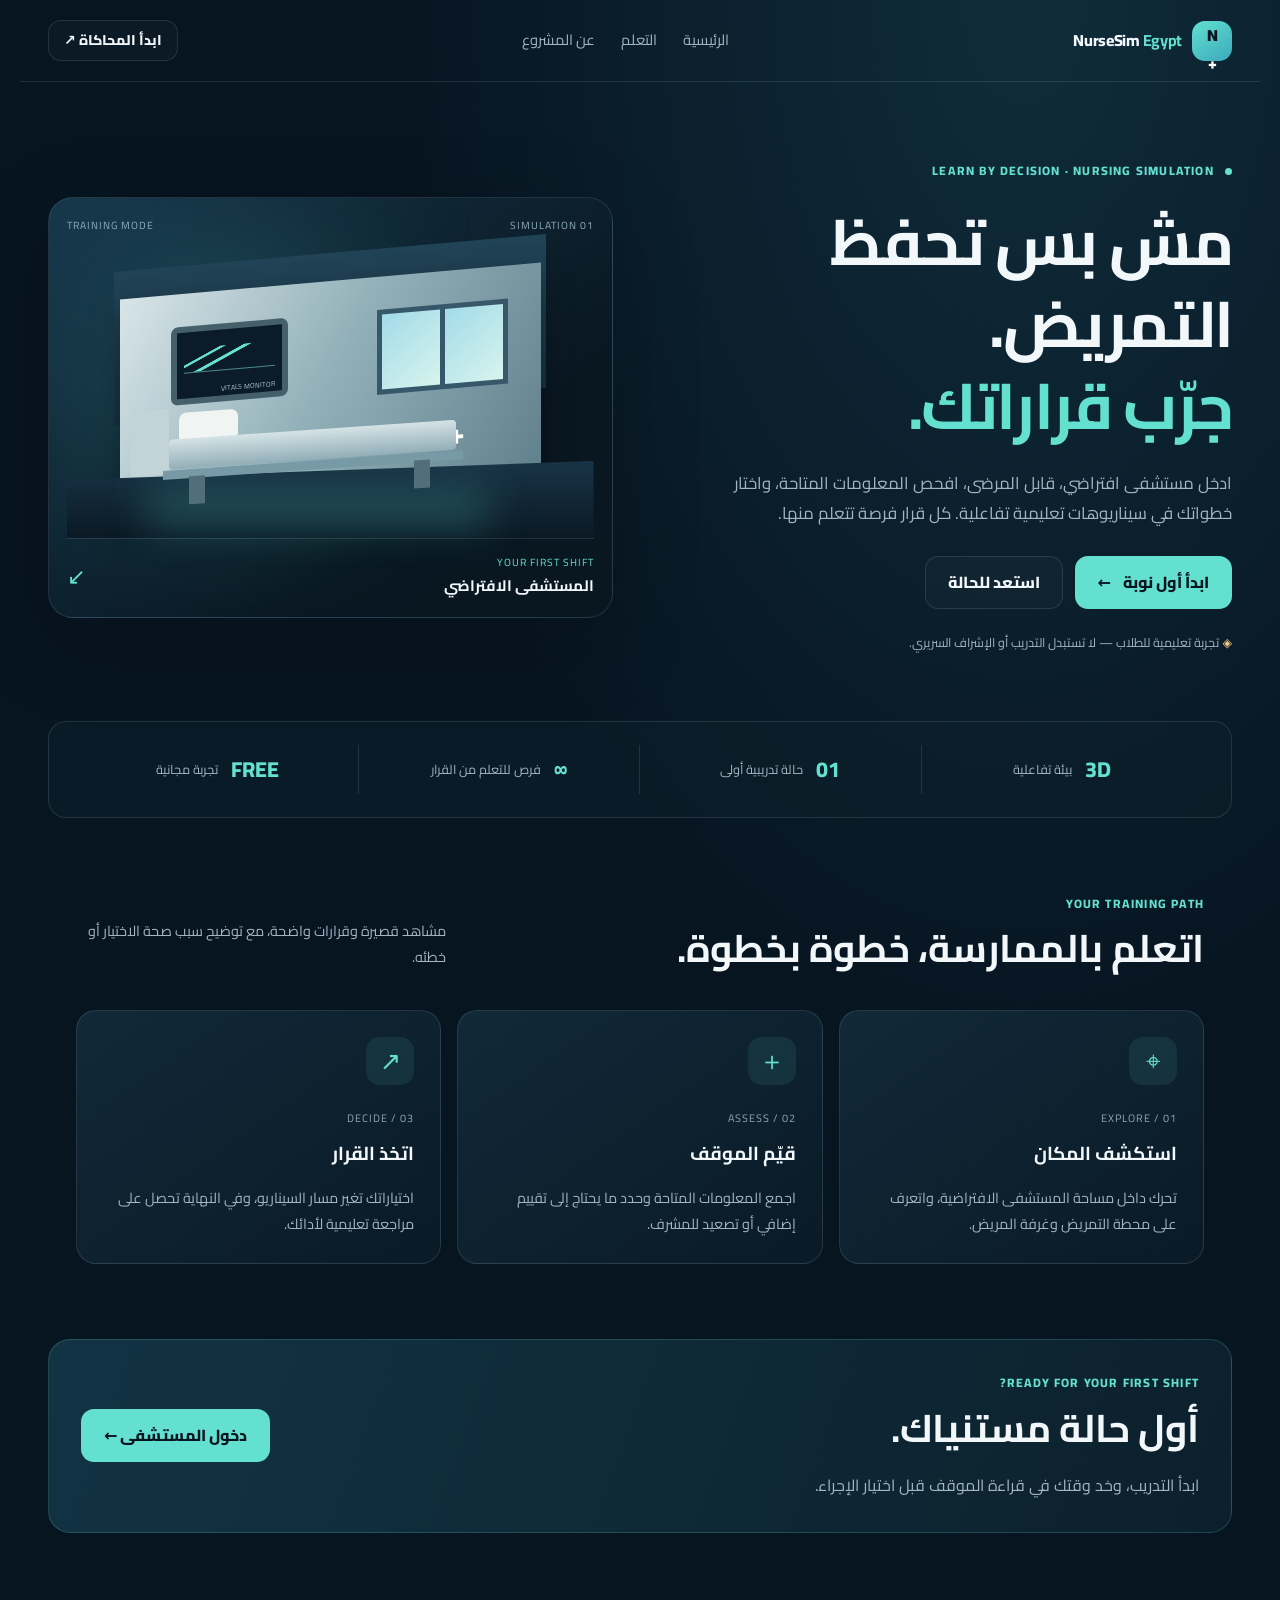
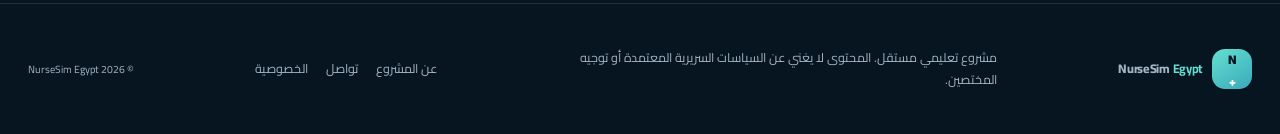
<file: index.html>
<!DOCTYPE html>
<html lang="ar" dir="rtl">
<head>
  <meta charset="UTF-8">
  <meta name="viewport" content="width=device-width, initial-scale=1">
  <meta name="theme-color" content="#071521">
  <meta name="description" content="NurseSim Egypt تجربة محاكاة تمريضية تعليمية تفاعلية، اتخذ القرارات وتعلم أساسيات تقييم المريض داخل مستشفى افتراضي.">
  <meta name="robots" content="index,follow">
  <title>NurseSim Egypt | محاكاة التمريض</title>
  <link rel="stylesheet" href="style.css">
  <link rel="preconnect" href="https://fonts.googleapis.com">
  <link rel="preconnect" href="https://fonts.gstatic.com" crossorigin>
  <link href="https://fonts.googleapis.com/css2?family=Cairo:wght@400;500;600;700;800&display=swap" rel="stylesheet">
</head>
<body>
  <header class="site-header">
    <a class="brand" href="index.html" aria-label="NurseSim Egypt الرئيسية">
      <span class="brand-mark">N<span>+</span></span>
      <span>NurseSim <b>Egypt</b></span>
    </a>
    <nav class="nav-links" aria-label="القائمة الرئيسية">
      <a href="index.html">الرئيسية</a>
      <a href="learn/first-case.html">التعلم</a>
      <a href="about.html">عن المشروع</a>
    </nav>
    <a class="button button-small button-outline" href="game.html">ابدأ المحاكاة ↗</a>
  </header>

  <main>
    <section class="hero">
      <div class="hero-copy">
        <div class="eyebrow"><span class="status-dot"></span> LEARN BY DECISION · NURSING SIMULATION</div>
        <h1>مش بس تحفظ التمريض.<br><span>جرّب قراراتك.</span></h1>
        <p class="hero-description">
          ادخل مستشفى افتراضي، قابل المرضى، افحص المعلومات المتاحة،
          واختار خطواتك في سيناريوهات تعليمية تفاعلية.
          كل قرار فرصة تتعلم منها.
        </p>
        <div class="hero-actions">
          <a class="button button-primary" href="game.html">ابدأ أول نوبة <span>←</span></a>
          <a class="button button-outline" href="learn/first-case.html">استعد للحالة</a>
        </div>
        <div class="hero-note">
          <span>◈</span> تجربة تعليمية للطلاب — لا تستبدل التدريب أو الإشراف السريري.
        </div>
      </div>

      <div class="hero-visual" aria-label="تصميم توضيحي لمستشفى افتراضي">
        <div class="visual-glow"></div>
        <div class="visual-topline"><span>SIMULATION 01</span><span>TRAINING MODE</span></div>
        <div class="hospital-art">
          <div class="art-ceiling"></div>
          <div class="art-wall">
            <div class="art-window"><div></div><div></div></div>
            <div class="art-monitor">
              <div class="monitor-line"></div>
              <small>VITALS MONITOR</small>
            </div>
            <div class="art-cross">+</div>
          </div>
          <div class="art-floor"></div>
          <div class="art-bed">
            <div class="bed-head"></div>
            <div class="bed-pillow"></div>
            <div class="bed-mattress"></div>
            <div class="bed-frame"></div>
            <div class="bed-leg bed-leg-one"></div>
            <div class="bed-leg bed-leg-two"></div>
          </div>
          <div class="art-light"></div>
        </div>
        <div class="visual-caption">
          <div><span class="caption-label">YOUR FIRST SHIFT</span><strong>المستشفى الافتراضي</strong></div>
          <span class="caption-arrow">↙</span>
        </div>
      </div>
    </section>

    <section class="stats-row" aria-label="مميزات التجربة">
      <div class="stat-item"><span class="stat-number">3D</span><span class="stat-label">بيئة تفاعلية</span></div>
      <div class="stat-item"><span class="stat-number">01</span><span class="stat-label">حالة تدريبية أولى</span></div>
      <div class="stat-item"><span class="stat-number">∞</span><span class="stat-label">فرص للتعلم من القرار</span></div>
      <div class="stat-item"><span class="stat-number">FREE</span><span class="stat-label">تجربة مجانية</span></div>
    </section>

    <section class="section-block">
      <div class="section-heading">
        <div><div class="eyebrow">YOUR TRAINING PATH</div><h2>اتعلم بالممارسة، خطوة بخطوة.</h2></div>
        <p>مشاهد قصيرة وقرارات واضحة، مع توضيح سبب صحة الاختيار أو خطئه.</p>
      </div>
      <div class="feature-grid">
        <article class="feature-card">
          <div class="feature-icon">⌖</div>
          <span class="card-kicker">01 / EXPLORE</span>
          <h3>استكشف المكان</h3>
          <p>تحرك داخل مساحة المستشفى الافتراضية، واتعرف على محطة التمريض وغرفة المريض.</p>
        </article>
        <article class="feature-card">
          <div class="feature-icon">＋</div>
          <span class="card-kicker">02 / ASSESS</span>
          <h3>قيّم الموقف</h3>
          <p>اجمع المعلومات المتاحة وحدد ما يحتاج إلى تقييم إضافي أو تصعيد للمشرف.</p>
        </article>
        <article class="feature-card">
          <div class="feature-icon">↗</div>
          <span class="card-kicker">03 / DECIDE</span>
          <h3>اتخذ القرار</h3>
          <p>اختياراتك تغير مسار السيناريو، وفي النهاية تحصل على مراجعة تعليمية لأدائك.</p>
        </article>
      </div>
    </section>

    <section class="cta-panel">
      <div><div class="eyebrow">READY FOR YOUR FIRST SHIFT?</div><h2>أول حالة مستنياك.</h2><p>ابدأ التدريب، وخد وقتك في قراءة الموقف قبل اختيار الإجراء.</p></div>
      <a class="button button-primary" href="game.html">دخول المستشفى ←</a>
    </section>
  </main>

  <footer class="site-footer">
    <a class="brand" href="index.html"><span class="brand-mark">N<span>+</span></span><span>NurseSim <b>Egypt</b></span></a>
    <p>مشروع تعليمي مستقل. المحتوى لا يغني عن السياسات السريرية المعتمدة أو توجيه المختصين.</p>
    <div class="footer-links"><a href="about.html">عن المشروع</a><a href="contact.html">تواصل</a><a href="privacy.html">الخصوصية</a></div>
    <small>© <span id="year"></span> NurseSim Egypt</small>
  </footer>
  <script>document.getElementById("year").textContent = new Date().getFullYear();</script>
</body>
</html>
</file>
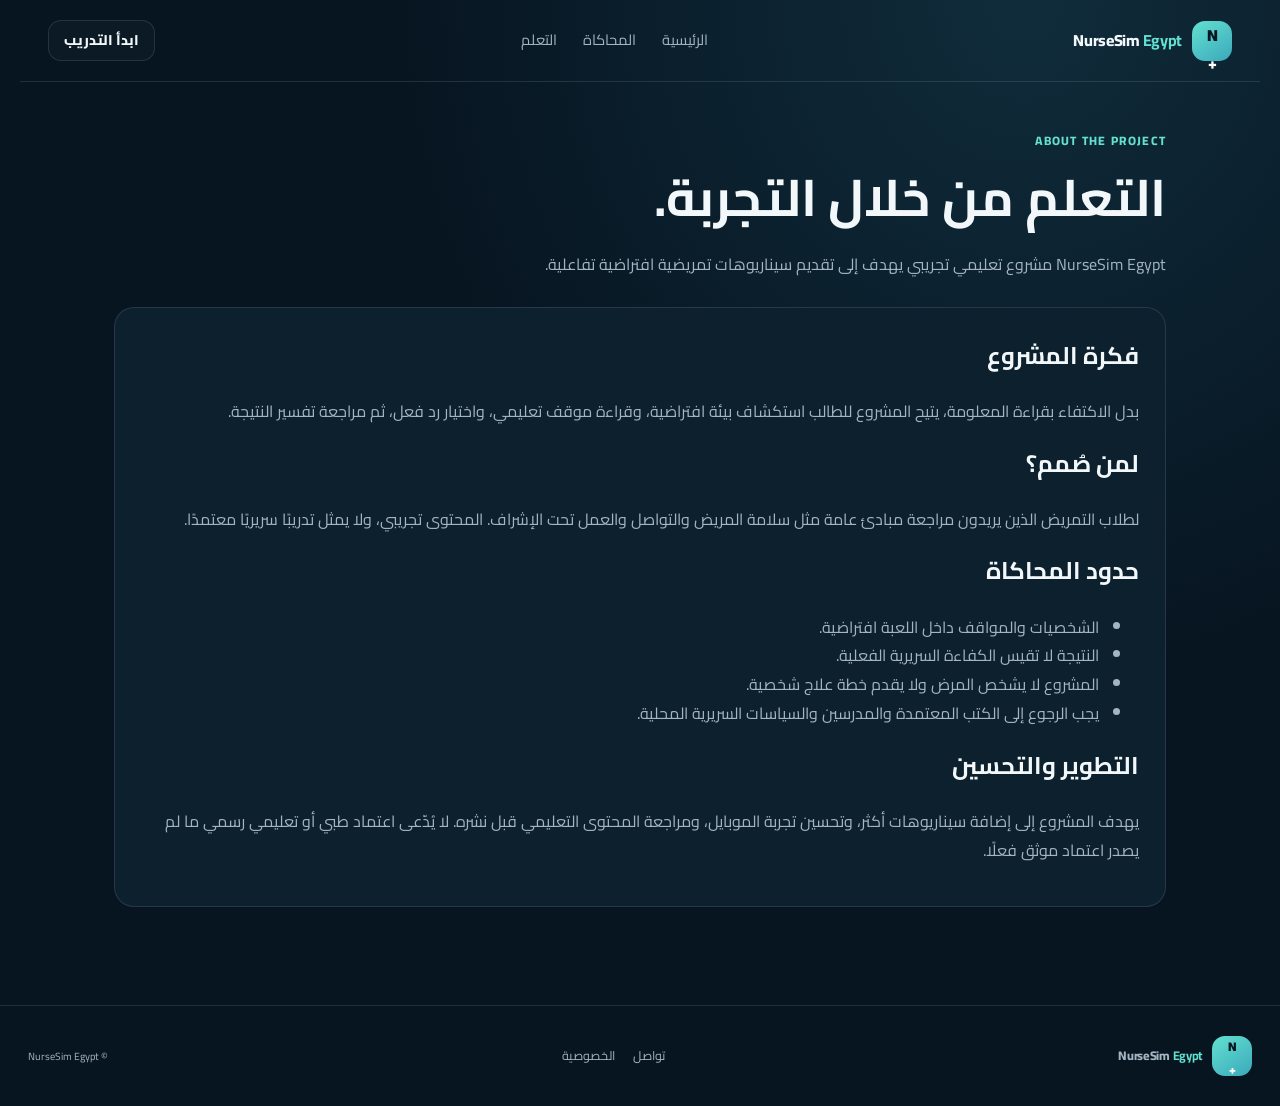
<file: about.html>
<!DOCTYPE html>
<html lang="ar" dir="rtl">
<head>
  <meta charset="UTF-8">
  <meta name="viewport" content="width=device-width, initial-scale=1">
  <meta name="description" content="تعرف على NurseSim Egypt، مشروع تعليمي تجريبي يستخدم المحاكاة التفاعلية لتعليم التفكير في مواقف التمريض.">
  <title>عن المشروع | NurseSim Egypt</title>
  <link rel="stylesheet" href="style.css">
  <link rel="preconnect" href="https://fonts.googleapis.com">
  <link href="https://fonts.googleapis.com/css2?family=Cairo:wght@400;600;700;800&display=swap" rel="stylesheet">
</head>
<body>
  <header class="site-header">
    <a class="brand" href="index.html"><span class="brand-mark">N<span>+</span></span><span>NurseSim <b>Egypt</b></span></a>
    <nav class="nav-links"><a href="index.html">الرئيسية</a><a href="game.html">المحاكاة</a><a href="learn/first-case.html">التعلم</a></nav>
    <a class="button button-small button-outline" href="game.html">ابدأ التدريب</a>
  </header>
  <main class="page-wrap">
    <header class="page-intro">
      <div class="eyebrow">ABOUT THE PROJECT</div>
      <h1>التعلم من خلال التجربة.</h1>
      <p>NurseSim Egypt مشروع تعليمي تجريبي يهدف إلى تقديم سيناريوهات تمريضية افتراضية تفاعلية.</p>
    </header>
    <section class="content-panel prose">
      <h2>فكرة المشروع</h2>
      <p>بدل الاكتفاء بقراءة المعلومة، يتيح المشروع للطالب استكشاف بيئة افتراضية، وقراءة موقف تعليمي، واختيار رد فعل، ثم مراجعة تفسير النتيجة.</p>
      <h2>لمن صُمم؟</h2>
      <p>لطلاب التمريض الذين يريدون مراجعة مبادئ عامة مثل سلامة المريض والتواصل والعمل تحت الإشراف. المحتوى تجريبي، ولا يمثل تدريبًا سريريًا معتمدًا.</p>
      <h2>حدود المحاكاة</h2>
      <ul>
        <li>الشخصيات والمواقف داخل اللعبة افتراضية.</li>
        <li>النتيجة لا تقيس الكفاءة السريرية الفعلية.</li>
        <li>المشروع لا يشخص المرض ولا يقدم خطة علاج شخصية.</li>
        <li>يجب الرجوع إلى الكتب المعتمدة والمدرسين والسياسات السريرية المحلية.</li>
      </ul>
      <h2>التطوير والتحسين</h2>
      <p>يهدف المشروع إلى إضافة سيناريوهات أكثر، وتحسين تجربة الموبايل، ومراجعة المحتوى التعليمي قبل نشره. لا يُدّعى اعتماد طبي أو تعليمي رسمي ما لم يصدر اعتماد موثق فعلًا.</p>
    </section>
  </main>
  <footer class="site-footer">
    <a class="brand" href="index.html"><span class="brand-mark">N<span>+</span></span><span>NurseSim <b>Egypt</b></span></a>
    <div class="footer-links"><a href="contact.html">تواصل</a><a href="privacy.html">الخصوصية</a></div>
    <small>© NurseSim Egypt</small>
  </footer>
</body>
</html>
</file>
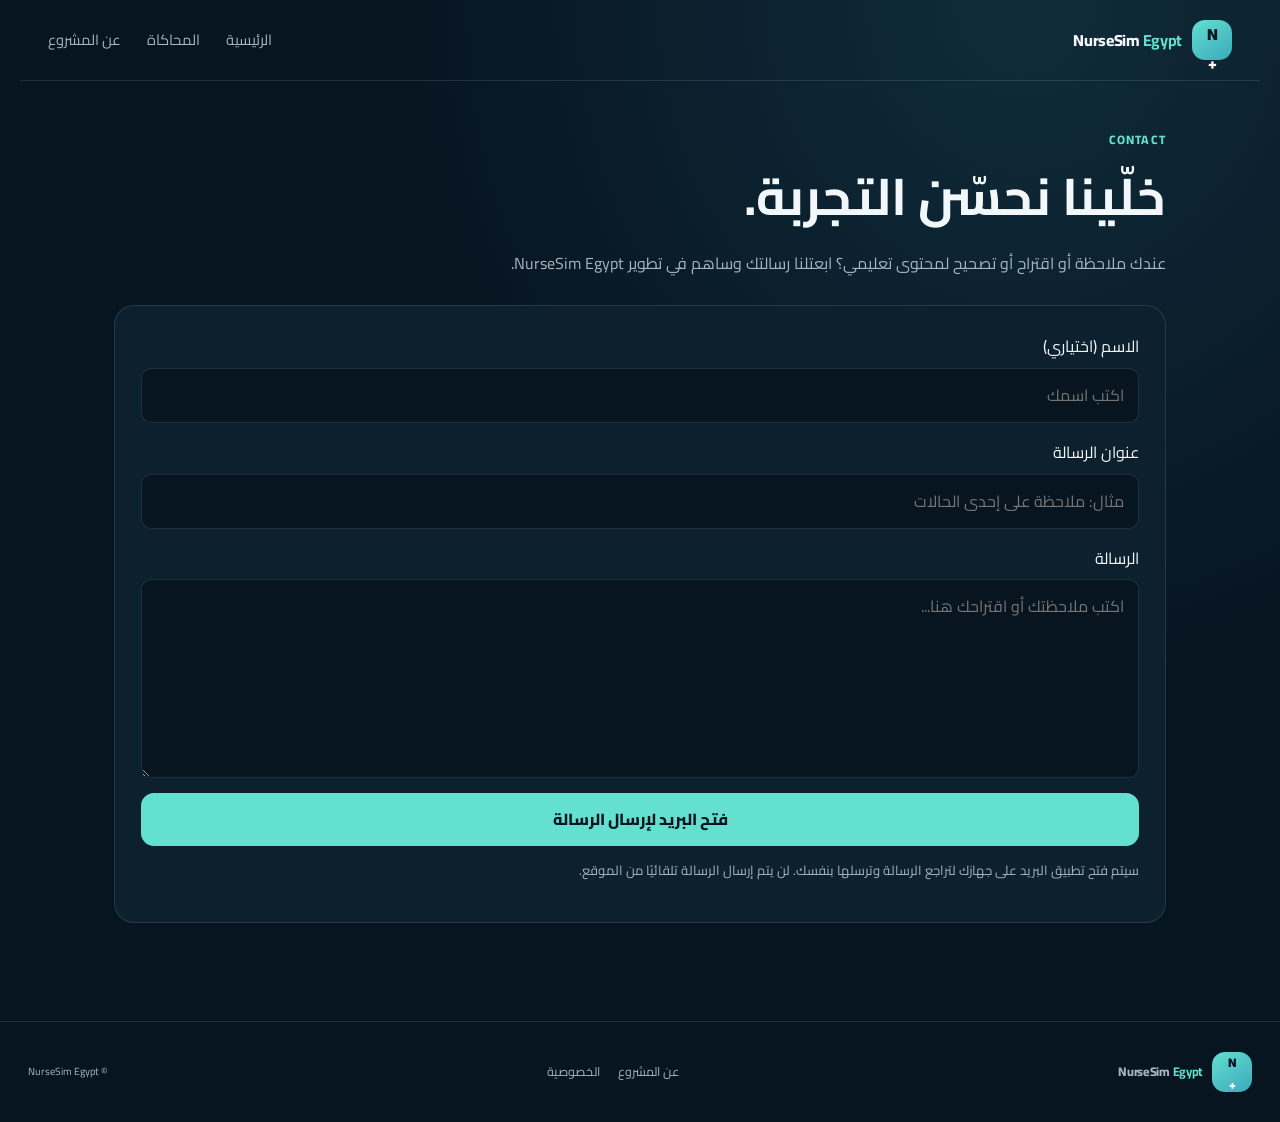
<file: contact.html>
<!DOCTYPE html>
<html lang="ar" dir="rtl">
<head>
  <meta charset="UTF-8">
  <meta name="viewport" content="width=device-width, initial-scale=1">

  <meta
    name="description"
    content="تواصل مع مشروع NurseSim Egypt لإرسال الملاحظات والتصحيحات والمقترحات التعليمية."
  >

  <meta name="theme-color" content="#0b1728">

  <title>تواصل معنا | NurseSim Egypt</title>

  <link rel="stylesheet" href="style.css">

  <link rel="preconnect" href="https://fonts.googleapis.com">

  <link
    href="https://fonts.googleapis.com/css2?family=Cairo:wght@400;600;700;800&display=swap"
    rel="stylesheet"
  >
</head>

<body>

  <header class="site-header">
    <a class="brand" href="index.html">
      <span class="brand-mark">N<span>+</span></span>
      <span>NurseSim <b>Egypt</b></span>
    </a>

    <nav class="nav-links" aria-label="القائمة الرئيسية">
      <a href="index.html">الرئيسية</a>
      <a href="game.html">المحاكاة</a>
      <a href="about.html">عن المشروع</a>
    </nav>
  </header>

  <main class="page-wrap">

    <header class="page-intro">
      <div class="eyebrow">CONTACT</div>

      <h1>خلّينا نحسّن التجربة.</h1>

      <p>
        عندك ملاحظة أو اقتراح أو تصحيح لمحتوى تعليمي؟
        ابعتلنا رسالتك وساهم في تطوير NurseSim Egypt.
      </p>
    </header>

    <section class="content-panel" aria-label="نموذج التواصل">

      <form class="form-grid" id="contact-form">

        <label for="sender-name">
          الاسم (اختياري)

          <input
            id="sender-name"
            name="name"
            type="text"
            maxlength="80"
            autocomplete="name"
            placeholder="اكتب اسمك"
          >
        </label>

        <label for="sender-subject">
          عنوان الرسالة

          <input
            id="sender-subject"
            name="subject"
            type="text"
            maxlength="120"
            required
            placeholder="مثال: ملاحظة على إحدى الحالات"
          >
        </label>

        <label for="sender-message">
          الرسالة

          <textarea
            id="sender-message"
            name="message"
            maxlength="3000"
            rows="6"
            required
            placeholder="اكتب ملاحظتك أو اقتراحك هنا..."
          ></textarea>
        </label>

        <button class="button button-primary" type="submit">
          فتح البريد لإرسال الرسالة
        </button>

      </form>

      <p class="muted small-text">
        سيتم فتح تطبيق البريد على جهازك لتراجع الرسالة وترسلها بنفسك.
        لن يتم إرسال الرسالة تلقائيًا من الموقع.
      </p>

      <p
        id="contact-status"
        class="muted small-text"
        role="status"
        aria-live="polite"
      ></p>

    </section>

  </main>

  <footer class="site-footer">

    <a class="brand" href="index.html">
      <span class="brand-mark">N<span>+</span></span>
      <span>NurseSim <b>Egypt</b></span>
    </a>

    <div class="footer-links">
      <a href="about.html">عن المشروع</a>
      <a href="privacy.html">الخصوصية</a>
    </div>

    <small>© NurseSim Egypt</small>

  </footer>

  <script>
    "use strict";

    const contactForm = document.getElementById("contact-form");
    const contactStatus = document.getElementById("contact-status");

    const recipient = "bawabet.altamreed@gmail.com";

    contactForm.addEventListener("submit", function (event) {
      event.preventDefault();

      const name = document.getElementById("sender-name").value.trim();
      const subject = document.getElementById("sender-subject").value.trim();
      const message = document.getElementById("sender-message").value.trim();

      if (!subject || !message) {
        contactStatus.textContent = "من فضلك اكتب عنوان الرسالة ومحتواها.";
        return;
      }

      const body =
        (name ? "الاسم: " + name + "\n\n" : "") +
        "الرسالة:\n" + message +
        "\n\n--------------------\n" +
        "مرسلة من صفحة التواصل - NurseSim Egypt";

      const mailtoUrl =
        "mailto:" + recipient +
        "?subject=" + encodeURIComponent(subject) +
        "&body=" + encodeURIComponent(body);

      contactStatus.textContent =
        "جارٍ فتح تطبيق البريد. راجع الرسالة واضغط إرسال لإيصالها.";

      window.location.href = mailtoUrl;
    });
  </script>

</body>
</html>
</file>
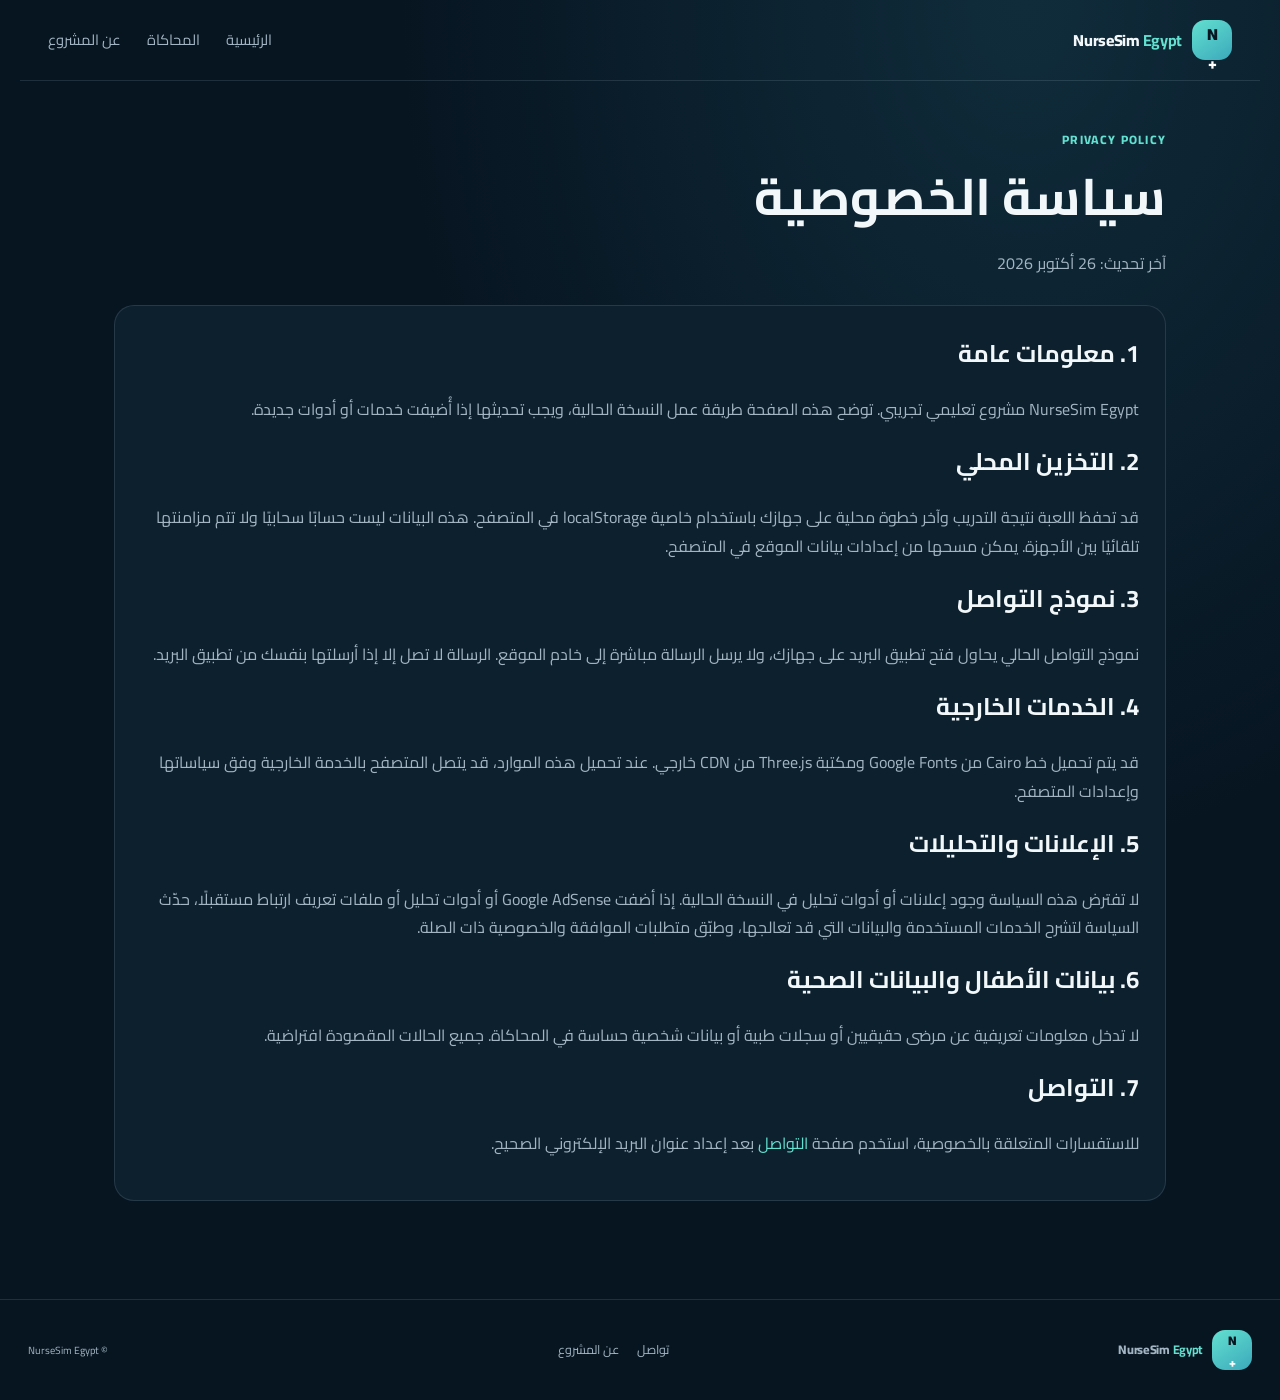
<file: privacy.html>
<!DOCTYPE html>
<html lang="ar" dir="rtl">
<head>
  <meta charset="UTF-8">
  <meta name="viewport" content="width=device-width, initial-scale=1">
  <meta name="description" content="سياسة الخصوصية الخاصة بمشروع NurseSim Egypt، وما يتعلق بالتخزين المحلي والروابط الخارجية.">
  <title>سياسة الخصوصية | NurseSim Egypt</title>
  <link rel="stylesheet" href="style.css">
  <link rel="preconnect" href="https://fonts.googleapis.com">
  <link href="https://fonts.googleapis.com/css2?family=Cairo:wght@400;600;700;800&display=swap" rel="stylesheet">
</head>
<body>
  <header class="site-header">
    <a class="brand" href="index.html"><span class="brand-mark">N<span>+</span></span><span>NurseSim <b>Egypt</b></span></a>
    <nav class="nav-links"><a href="index.html">الرئيسية</a><a href="game.html">المحاكاة</a><a href="about.html">عن المشروع</a></nav>
  </header>
  <main class="page-wrap">
    <header class="page-intro">
      <div class="eyebrow">PRIVACY POLICY</div>
      <h1>سياسة الخصوصية</h1>
      <p>آخر تحديث: 26 أكتوبر 2026</p>
    </header>
    <article class="content-panel prose">
      <h2>1. معلومات عامة</h2>
      <p>NurseSim Egypt مشروع تعليمي تجريبي. توضح هذه الصفحة طريقة عمل النسخة الحالية، ويجب تحديثها إذا أُضيفت خدمات أو أدوات جديدة.</p>

      <h2>2. التخزين المحلي</h2>
      <p>قد تحفظ اللعبة نتيجة التدريب وآخر خطوة محلية على جهازك باستخدام خاصية localStorage في المتصفح. هذه البيانات ليست حسابًا سحابيًا ولا تتم مزامنتها تلقائيًا بين الأجهزة. يمكن مسحها من إعدادات بيانات الموقع في المتصفح.</p>

      <h2>3. نموذج التواصل</h2>
      <p>نموذج التواصل الحالي يحاول فتح تطبيق البريد على جهازك، ولا يرسل الرسالة مباشرة إلى خادم الموقع. الرسالة لا تصل إلا إذا أرسلتها بنفسك من تطبيق البريد.</p>

      <h2>4. الخدمات الخارجية</h2>
      <p>قد يتم تحميل خط Cairo من Google Fonts ومكتبة Three.js من CDN خارجي. عند تحميل هذه الموارد، قد يتصل المتصفح بالخدمة الخارجية وفق سياساتها وإعدادات المتصفح.</p>

      <h2>5. الإعلانات والتحليلات</h2>
      <p>لا تفترض هذه السياسة وجود إعلانات أو أدوات تحليل في النسخة الحالية. إذا أضفت Google AdSense أو أدوات تحليل أو ملفات تعريف ارتباط مستقبلًا، حدّث السياسة لتشرح الخدمات المستخدمة والبيانات التي قد تعالجها، وطبّق متطلبات الموافقة والخصوصية ذات الصلة.</p>

      <h2>6. بيانات الأطفال والبيانات الصحية</h2>
      <p>لا تدخل معلومات تعريفية عن مرضى حقيقيين أو سجلات طبية أو بيانات شخصية حساسة في المحاكاة. جميع الحالات المقصودة افتراضية.</p>

      <h2>7. التواصل</h2>
      <p>للاستفسارات المتعلقة بالخصوصية، استخدم صفحة <a href="contact.html" style="color:var(--cyan)">التواصل</a> بعد إعداد عنوان البريد الإلكتروني الصحيح.</p>
    </article>
  </main>
  <footer class="site-footer">
    <a class="brand" href="index.html"><span class="brand-mark">N<span>+</span></span><span>NurseSim <b>Egypt</b></span></a>
    <div class="footer-links"><a href="contact.html">تواصل</a><a href="about.html">عن المشروع</a></div>
    <small>© NurseSim Egypt</small>
  </footer>
</body>
</html>
</file>
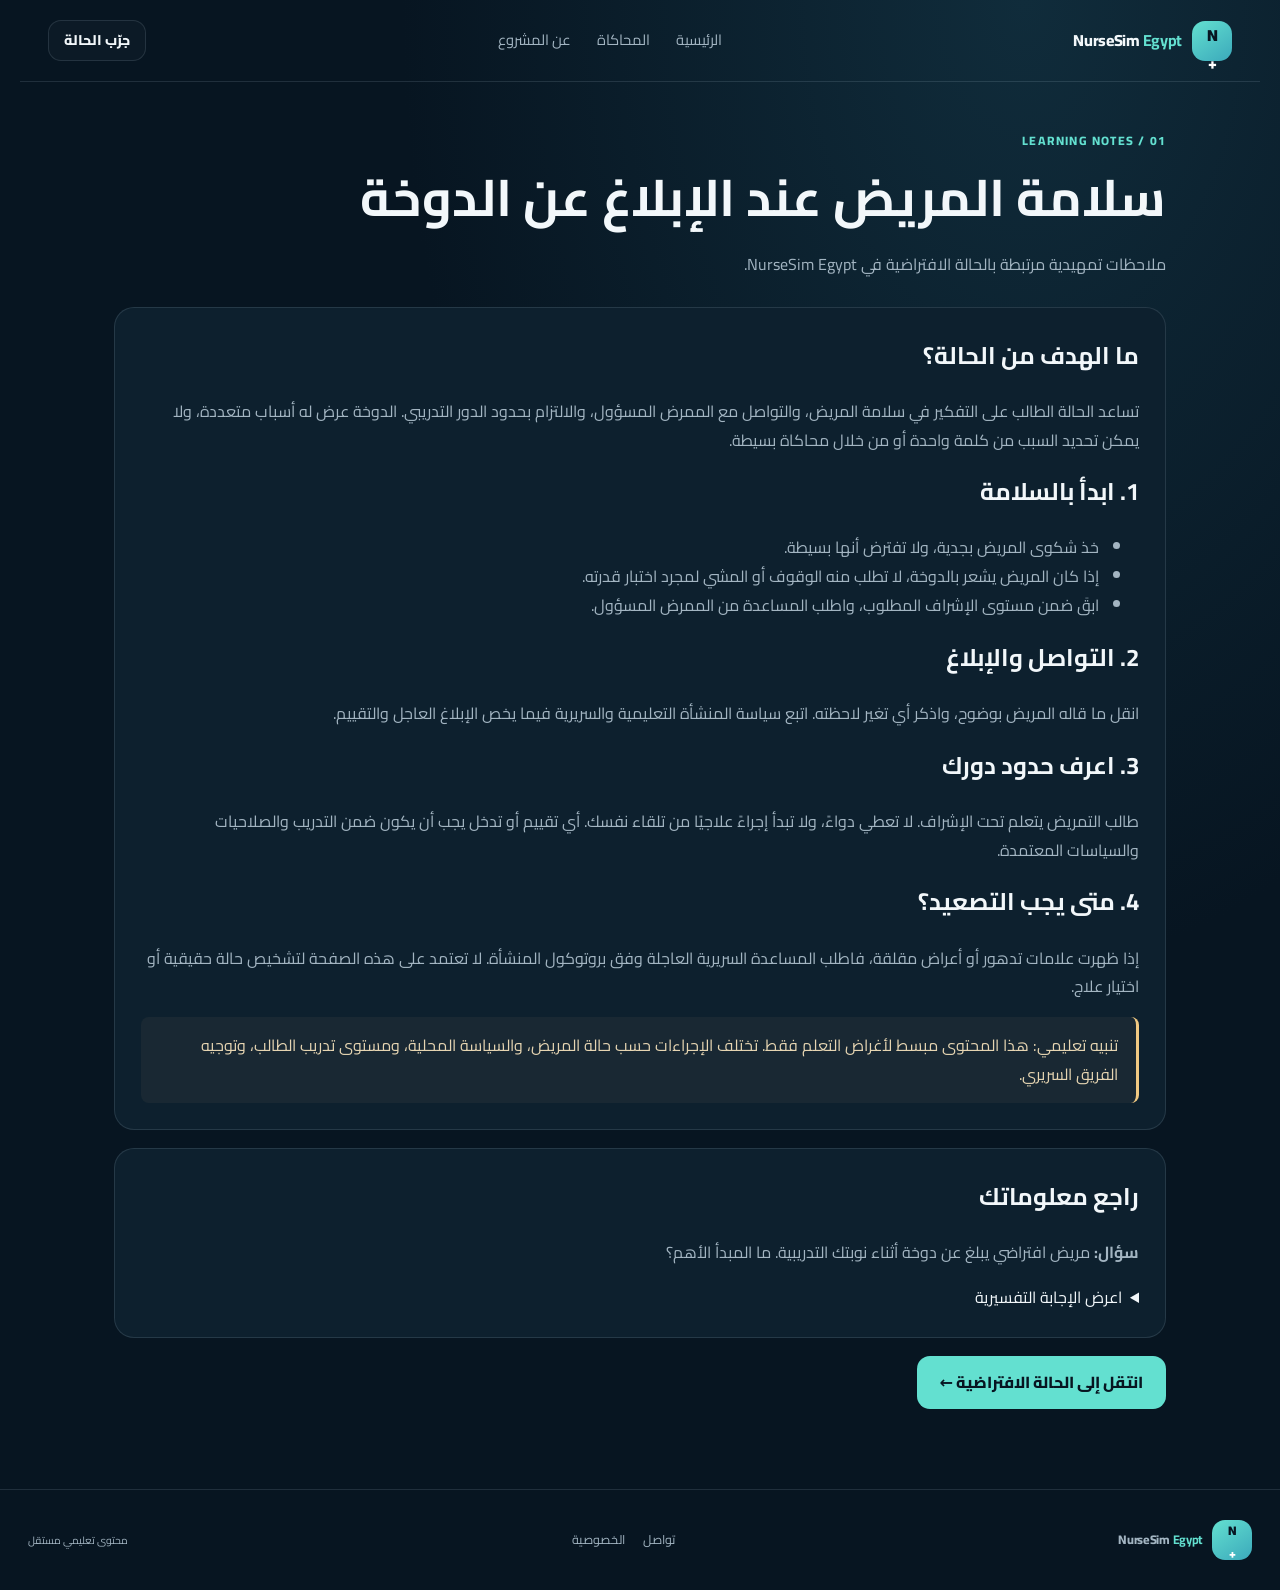
<file: learn/first-case.html>
<!DOCTYPE html>
<html lang="ar" dir="rtl">
<head>
  <meta charset="UTF-8">
  <meta name="viewport" content="width=device-width, initial-scale=1">
  <meta name="description" content="تعلم مبادئ سلامة المريض والتعامل الأولي مع الدوخة في سيناريو تعليمي لطلاب التمريض.">
  <title>مبادئ سلامة المريض | NurseSim Egypt</title>
  <link rel="stylesheet" href="../style.css">
  <link rel="preconnect" href="https://fonts.googleapis.com">
  <link href="https://fonts.googleapis.com/css2?family=Cairo:wght@400;600;700;800&display=swap" rel="stylesheet">
</head>
<body>
  <header class="site-header">
    <a class="brand" href="../index.html"><span class="brand-mark">N<span>+</span></span><span>NurseSim <b>Egypt</b></span></a>
    <nav class="nav-links"><a href="../index.html">الرئيسية</a><a href="../game.html">المحاكاة</a><a href="../about.html">عن المشروع</a></nav>
    <a class="button button-small button-outline" href="../game.html">جرّب الحالة</a>
  </header>

  <main class="page-wrap">
    <header class="page-intro">
      <div class="eyebrow">LEARNING NOTES / 01</div>
      <h1>سلامة المريض عند الإبلاغ عن الدوخة</h1>
      <p>ملاحظات تمهيدية مرتبطة بالحالة الافتراضية في NurseSim Egypt.</p>
    </header>

    <article class="content-panel prose">
      <h2>ما الهدف من الحالة؟</h2>
      <p>تساعد الحالة الطالب على التفكير في سلامة المريض، والتواصل مع الممرض المسؤول، والالتزام بحدود الدور التدريبي. الدوخة عرض له أسباب متعددة، ولا يمكن تحديد السبب من كلمة واحدة أو من خلال محاكاة بسيطة.</p>

      <h2>1. ابدأ بالسلامة</h2>
      <ul>
        <li>خذ شكوى المريض بجدية، ولا تفترض أنها بسيطة.</li>
        <li>إذا كان المريض يشعر بالدوخة، لا تطلب منه الوقوف أو المشي لمجرد اختبار قدرته.</li>
        <li>ابقَ ضمن مستوى الإشراف المطلوب، واطلب المساعدة من الممرض المسؤول.</li>
      </ul>

      <h2>2. التواصل والإبلاغ</h2>
      <p>انقل ما قاله المريض بوضوح، واذكر أي تغير لاحظته. اتبع سياسة المنشأة التعليمية والسريرية فيما يخص الإبلاغ العاجل والتقييم.</p>

      <h2>3. اعرف حدود دورك</h2>
      <p>طالب التمريض يتعلم تحت الإشراف. لا تعطي دواءً، ولا تبدأ إجراءً علاجيًا من تلقاء نفسك. أي تقييم أو تدخل يجب أن يكون ضمن التدريب والصلاحيات والسياسات المعتمدة.</p>

      <h2>4. متى يجب التصعيد؟</h2>
      <p>إذا ظهرت علامات تدهور أو أعراض مقلقة، فاطلب المساعدة السريرية العاجلة وفق بروتوكول المنشأة. لا تعتمد على هذه الصفحة لتشخيص حالة حقيقية أو اختيار علاج.</p>

      <div class="callout">
        تنبيه تعليمي: هذا المحتوى مبسط لأغراض التعلم فقط. تختلف الإجراءات حسب حالة المريض، والسياسة المحلية، ومستوى تدريب الطالب، وتوجيه الفريق السريري.
      </div>
    </article>

    <article class="content-panel prose">
      <h2>راجع معلوماتك</h2>
      <p><strong>سؤال:</strong> مريض افتراضي يبلغ عن دوخة أثناء نوبتك التدريبية. ما المبدأ الأهم؟</p>
      <details>
        <summary>اعرض الإجابة التفسيرية</summary>
        <p>الحفاظ على السلامة، وعدم تعريض المريض لخطر السقوط، وإبلاغ الممرض المسؤول واتباع توجيهاته. لا يمكن استنتاج سبب الدوخة من السيناريو وحده.</p>
      </details>
    </article>

    <a class="button button-primary" href="../game.html">انتقل إلى الحالة الافتراضية ←</a>
  </main>

  <footer class="site-footer">
    <a class="brand" href="../index.html"><span class="brand-mark">N<span>+</span></span><span>NurseSim <b>Egypt</b></span></a>
    <div class="footer-links"><a href="../contact.html">تواصل</a><a href="../privacy.html">الخصوصية</a></div>
    <small>محتوى تعليمي مستقل</small>
  </footer>
</body>
</html>
</file>
<file: style.css>
:root {
  color-scheme: dark;
  --bg: #071521;
  --panel: #0d202e;
  --panel-2: #112a3a;
  --text: #f2f7fa;
  --muted: #a3b5c2;
  --line: rgba(197, 221, 235, .13);
  --cyan: #63e0d0;
  --blue: #7cb8ff;
  --gold: #f1c982;
  --danger: #ff9292;
  --radius: 20px;
}
* { box-sizing: border-box; }
html { scroll-behavior: smooth; }
body {
  margin: 0;
  background: radial-gradient(ellipse at 80% 0%, #102c3b 0, var(--bg) 43%);
  color: var(--text);
  font-family: "Cairo", system-ui, sans-serif;
  line-height: 1.8;
}
a { color: inherit; text-decoration: none; }
button, input, textarea { font: inherit; }
button, a { -webkit-tap-highlight-color: transparent; }
button:focus-visible, a:focus-visible, input:focus-visible, textarea:focus-visible {
  outline: 2px solid var(--cyan); outline-offset: 4px;
}
.site-header {
  max-width: 1240px; margin: auto; padding: 20px 28px;
  display: flex; align-items: center; justify-content: space-between; gap: 20px;
  border-bottom: 1px solid var(--line);
}
.brand { display: inline-flex; align-items: center; gap: 10px; font-weight: 800; letter-spacing: -.3px; }
.brand b { color: var(--cyan); }
.brand-mark {
  width: 40px; height: 40px; border-radius: 13px; display: grid; place-items: center;
  background: linear-gradient(145deg, var(--cyan), #3ba9bb); color: #071521; font-weight: 900;
}
.brand-mark span { color: white; }
.nav-links { display: flex; gap: 26px; color: var(--muted); font-size: .92rem; }
.nav-links a:hover, .footer-links a:hover { color: var(--cyan); }
.button {
  min-height: 48px; display: inline-flex; align-items: center; justify-content: center; gap: 12px;
  border-radius: 13px; padding: 11px 22px; font-weight: 800; border: 1px solid transparent;
  cursor: pointer; transition: transform .18s, background .18s, border-color .18s;
}
.button:hover { transform: translateY(-2px); }
.button-small { min-height: 40px; padding: 7px 15px; font-size: .88rem; }
.button-primary { background: var(--cyan); color: #071521; }
.button-primary:hover { background: #8df2e5; }
.button-outline { border-color: var(--line); color: var(--text); background: rgba(255,255,255,.025); }
.button-outline:hover { border-color: var(--cyan); }
.hero {
  max-width: 1240px; margin: auto; padding: 78px 28px 66px; display: grid;
  grid-template-columns: 1fr 1fr; align-items: center; gap: 55px;
}
.eyebrow { color: var(--cyan); font-size: .76rem; font-weight: 800; letter-spacing: 1.2px; }
.status-dot { display: inline-block; width: 7px; height: 7px; border-radius: 50%; background: var(--cyan); margin-left: 7px; }
.hero h1 { font-size: clamp(2.5rem, 5vw, 4.8rem); line-height: 1.28; margin: 20px 0; letter-spacing: -1.8px; }
.hero h1 span { color: var(--cyan); }
.hero-description { color: var(--muted); max-width: 550px; font-size: 1.05rem; }
.hero-actions { display: flex; gap: 12px; flex-wrap: wrap; margin-top: 28px; }
.hero-note { color: var(--muted); font-size: .78rem; margin-top: 23px; }
.hero-note span { color: var(--gold); }
.hero-visual {
  min-height: 410px; position: relative; overflow: hidden; border: 1px solid var(--line);
  border-radius: 25px; padding: 18px; background: linear-gradient(140deg,#16364a,#091721 70%);
  box-shadow: 0 25px 90px #0003;
}
.visual-glow { position: absolute; width: 240px; height: 240px; background: #58d9d033; filter: blur(70px); left: 10%; top: 15%; }
.visual-topline { position: relative; display: flex; justify-content: space-between; color: #8daab8; font-size: .65rem; letter-spacing: 1px; }
.hospital-art { height: 285px; position: relative; margin-top: 18px; perspective: 600px; }
.art-ceiling { position: absolute; inset: 0 9% 46% 9%; background: linear-gradient(180deg,#214356,#173141); transform: skewY(-5deg); }
.art-wall { position: absolute; inset: 10% 10% 12% 10%; background: linear-gradient(120deg,#d8e5e8 0%,#92b0b8 48%,#607f8c 100%); transform: skewY(-5deg); box-shadow: 0 15px 35px #0005; }
.art-window { position: absolute; top: 15%; right: 8%; width: 31%; height: 38%; display: flex; gap: 5px; padding: 5px; background: #37586b; }
.art-window div { flex: 1; background: linear-gradient(140deg,#a3dbe8,#d7f4ee); }
.art-monitor { position: absolute; left: 12%; top: 15%; width: 28%; height: 35%; background: #0b1c28; border: 6px solid #45606a; border-radius: 7px; padding: 12px 7px; }
.monitor-line { height: 25px; margin-top: 4px; background: linear-gradient(155deg,transparent 0 25%,#63e0d0 26% 29%,transparent 30% 42%,#63e0d0 43% 47%,transparent 48%); border-bottom: 1px solid #4c8a89; }
.art-monitor small { font-size: 7px; color: #a9c4cf; }
.art-cross { position: absolute; top: 61%; right: 18%; color: #fff; font-size: 30px; font-weight: 800; }
.art-floor { position: absolute; bottom: 0; height: 27%; left: 0; right: 0; background: linear-gradient(180deg,#193447,#0a1924); clip-path: polygon(0 25%,100% 0,100% 100%,0 100%); }
.art-bed { position: absolute; z-index: 2; width: 62%; height: 36%; bottom: 14%; left: 12%; transform: skewY(-4deg); }
.bed-head { position: absolute; left: 0; top: 5%; width: 12%; height: 64%; background: #c2d4d8; border-radius: 5px; }
.bed-pillow { position: absolute; left: 15%; top: 10%; width: 18%; height: 30%; background: #f0f5f4; border-radius: 7px; }
.bed-mattress { position: absolute; left: 12%; right: 0; top: 35%; height: 29%; background: linear-gradient(#d5e3e5,#92aeb8); border-radius: 4px; }
.bed-frame { position: absolute; left: 10%; right: -2%; top: 65%; height: 9%; background: #7899a6; }
.bed-leg { position: absolute; top: 72%; height: 27%; width: 5%; background: #526e7c; }
.bed-leg-one { left: 18%; } .bed-leg-two { right: 8%; }
.art-light { position: absolute; z-index: 1; bottom: 4%; left: 15%; width: 65%; height: 35px; background: #5bd8d044; filter: blur(20px); }
.visual-caption { position: relative; display: flex; justify-content: space-between; align-items: center; border-top: 1px solid var(--line); padding-top: 14px; }
.visual-caption div { display: grid; }
.caption-label { color: var(--cyan); font-size: .65rem; letter-spacing: 1px; }
.visual-caption strong { font-size: .95rem; }
.caption-arrow { font-size: 1.4rem; color: var(--cyan); }
.stats-row {
  max-width: 1184px; margin: 0 auto 75px; padding: 23px 28px;
  display: grid; grid-template-columns: repeat(4,1fr); border: 1px solid var(--line);
  background: #0d202b99; border-radius: 18px;
}
.stat-item { display: flex; align-items: center; justify-content: center; gap: 13px; padding: 5px; }
.stat-item + .stat-item { border-right: 1px solid var(--line); }
.stat-number { font-size: 1.35rem; font-weight: 800; color: var(--cyan); }
.stat-label { color: var(--muted); font-size: .8rem; }
.section-block { max-width: 1184px; margin: 0 auto; padding: 0 28px 75px; }
.section-heading { display: flex; justify-content: space-between; align-items: end; gap: 24px; margin-bottom: 26px; }
.section-heading h2, .cta-panel h2 { font-size: clamp(1.6rem,3vw,2.4rem); line-height: 1.4; margin: 8px 0; }
.section-heading p { color: var(--muted); max-width: 370px; font-size: .9rem; }
.feature-grid { display: grid; grid-template-columns: repeat(3,1fr); gap: 16px; }
.feature-card { padding: 26px; border: 1px solid var(--line); border-radius: var(--radius); background: linear-gradient(145deg,#112938,#0a1a26); }
.feature-icon { width: 48px; height: 48px; display: grid; place-items: center; border-radius: 14px; color: var(--cyan); background: #63e0d018; font-size: 1.6rem; }
.card-kicker { display: block; color: #8ca5b3; font-size: .68rem; letter-spacing: 1px; margin-top: 24px; }
.feature-card h3 { margin: 8px 0; }
.feature-card p { color: var(--muted); font-size: .9rem; margin-bottom: 0; }
.cta-panel { max-width: 1184px; margin: 0 auto 70px; padding: 32px; border-radius: 22px; border: 1px solid #63e0d033; background: linear-gradient(110deg,#123344,#0c202c); display: flex; justify-content: space-between; align-items: center; gap: 20px; }
.cta-panel p { color: var(--muted); margin-bottom: 0; }
.site-footer { border-top: 1px solid var(--line); padding: 30px 28px; display: flex; flex-wrap: wrap; align-items: center; justify-content: space-between; gap: 18px; color: var(--muted); font-size: .78rem; }
.site-footer p { max-width: 440px; }
.footer-links { display: flex; gap: 18px; }
.page-wrap { max-width: 1100px; margin: auto; padding: 48px 24px 80px; }
.page-intro { margin-bottom: 28px; }
.page-intro h1 { font-size: clamp(2rem,5vw,3.2rem); line-height: 1.4; margin: 10px 0; }
.page-intro p, .prose p, .prose li { color: var(--muted); }
.content-panel { background: var(--panel); border: 1px solid var(--line); border-radius: var(--radius); padding: 26px; margin: 18px 0; }
.content-panel h2, .content-panel h3 { margin-top: 0; }
.callout { border-right: 3px solid var(--gold); background: #f1c9820d; padding: 14px 18px; border-radius: 8px; color: #e6d5b2; }
.form-grid { display: grid; gap: 15px; }
.form-grid label { display: grid; gap: 7px; }
.form-grid input, .form-grid textarea { width: 100%; padding: 12px 14px; color: var(--text); background: #071521; border: 1px solid var(--line); border-radius: 10px; }
.form-grid textarea { min-height: 140px; resize: vertical; }
.muted { color: var(--muted); }
.small-text { font-size: .82rem; }
@media (max-width: 850px) {
  .hero { grid-template-columns: 1fr; padding-top: 48px; gap: 32px; }
  .hero-visual { min-height: 390px; }
  .stats-row { margin-left: 18px; margin-right: 18px; grid-template-columns: repeat(2,1fr); }
  .stat-item:nth-child(3) { border-right: 0; }
  .stat-item:nth-child(n+3) { border-top: 1px solid var(--line); padding-top: 14px; margin-top: 8px; }
  .feature-grid { grid-template-columns: 1fr; }
  .section-heading { display: block; }
  .cta-panel { margin-left: 18px; margin-right: 18px; flex-direction: column; align-items: stretch; }
}
@media (max-width: 560px) {
  .site-header { padding: 14px 16px; flex-wrap: wrap; }
  .nav-links { order: 3; width: 100%; justify-content: space-between; gap: 10px; font-size: .8rem; }
  .site-header > .button { margin-right: auto; }
  .hero { padding: 38px 18px 45px; }
  .hero h1 { font-size: 2.65rem; }
  .hero-visual { min-height: 350px; padding: 14px; }
  .hospital-art { height: 240px; }
  .stats-row { padding: 14px 8px; }
  .stat-item { gap: 7px; flex-direction: column; text-align: center; }
  .stat-item + .stat-item { border-right: 1px solid var(--line); }
  .stat-item:nth-child(3) { border-right: 0; }
  .section-block { padding: 0 18px 48px; }
  .cta-panel { padding: 23px; }
  .site-footer { padding: 25px 18px; }
  .page-wrap { padding: 30px 17px 55px; }
}
</file>
